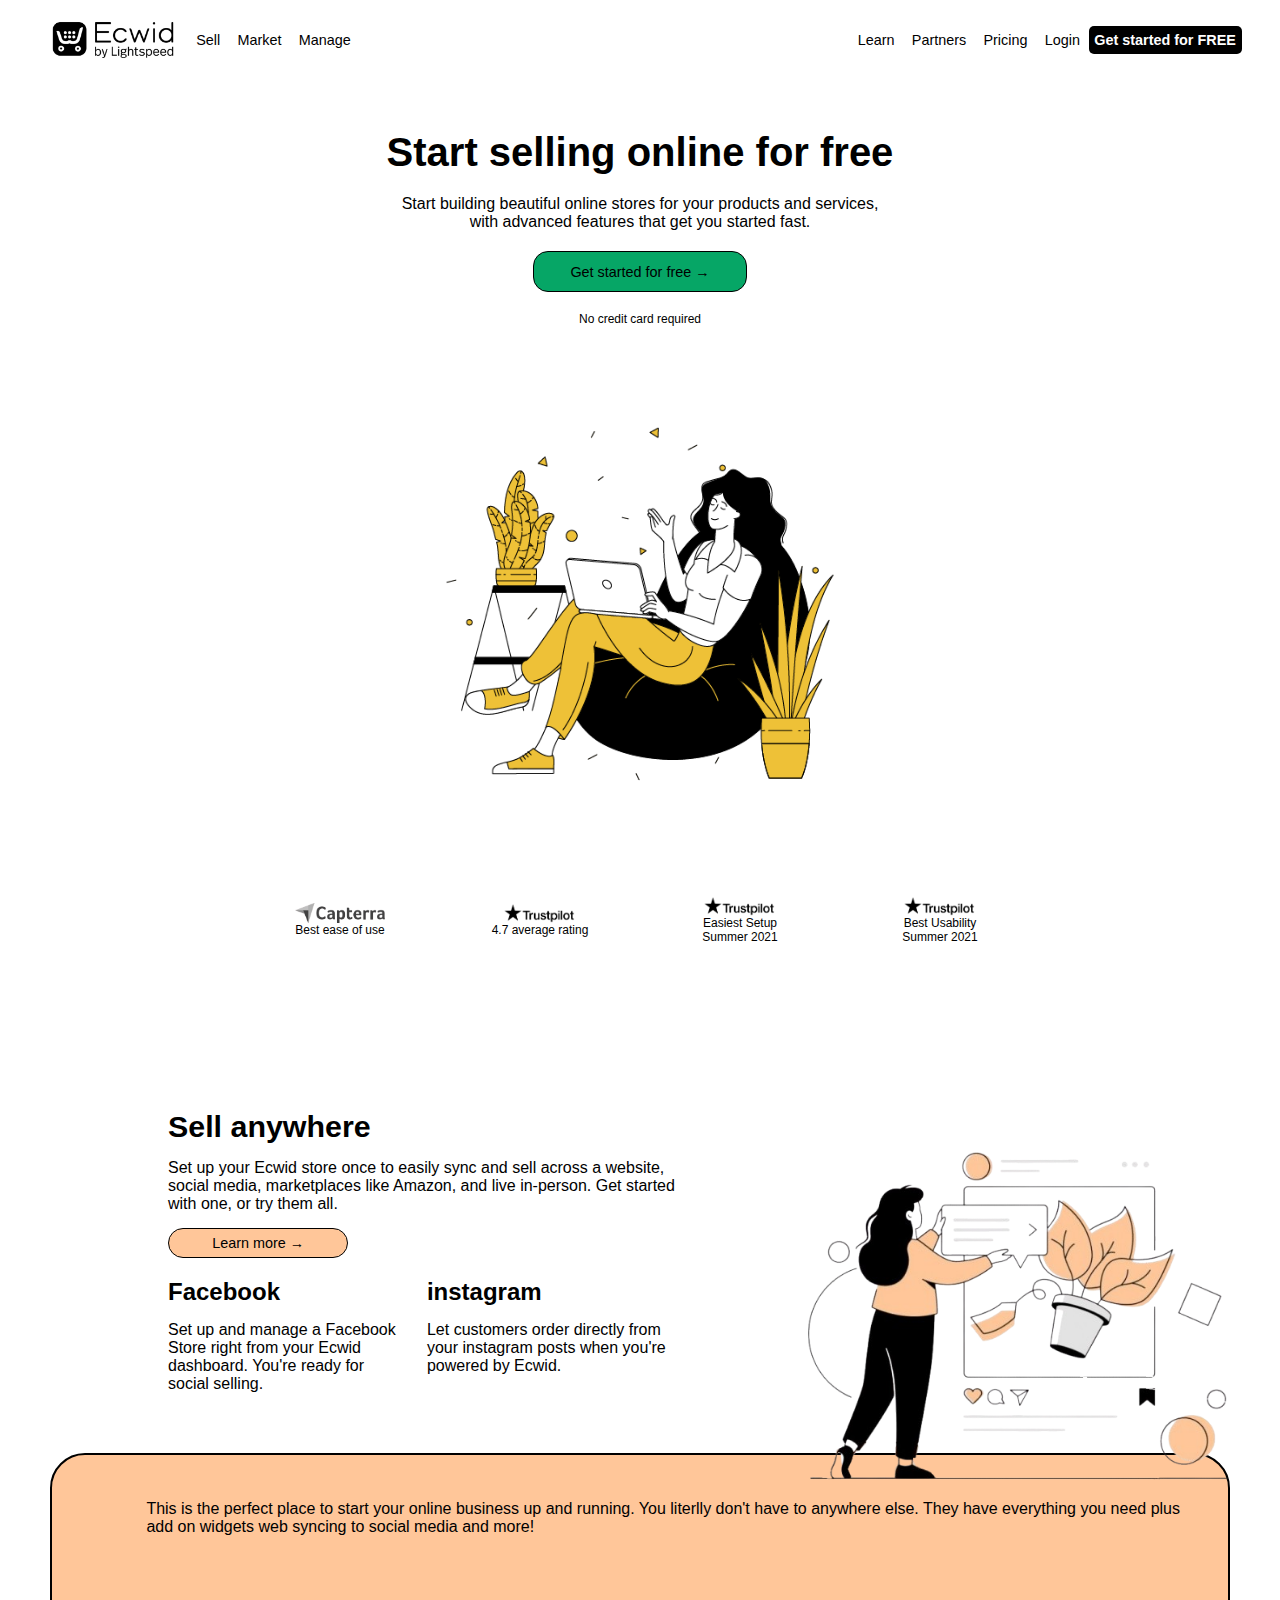
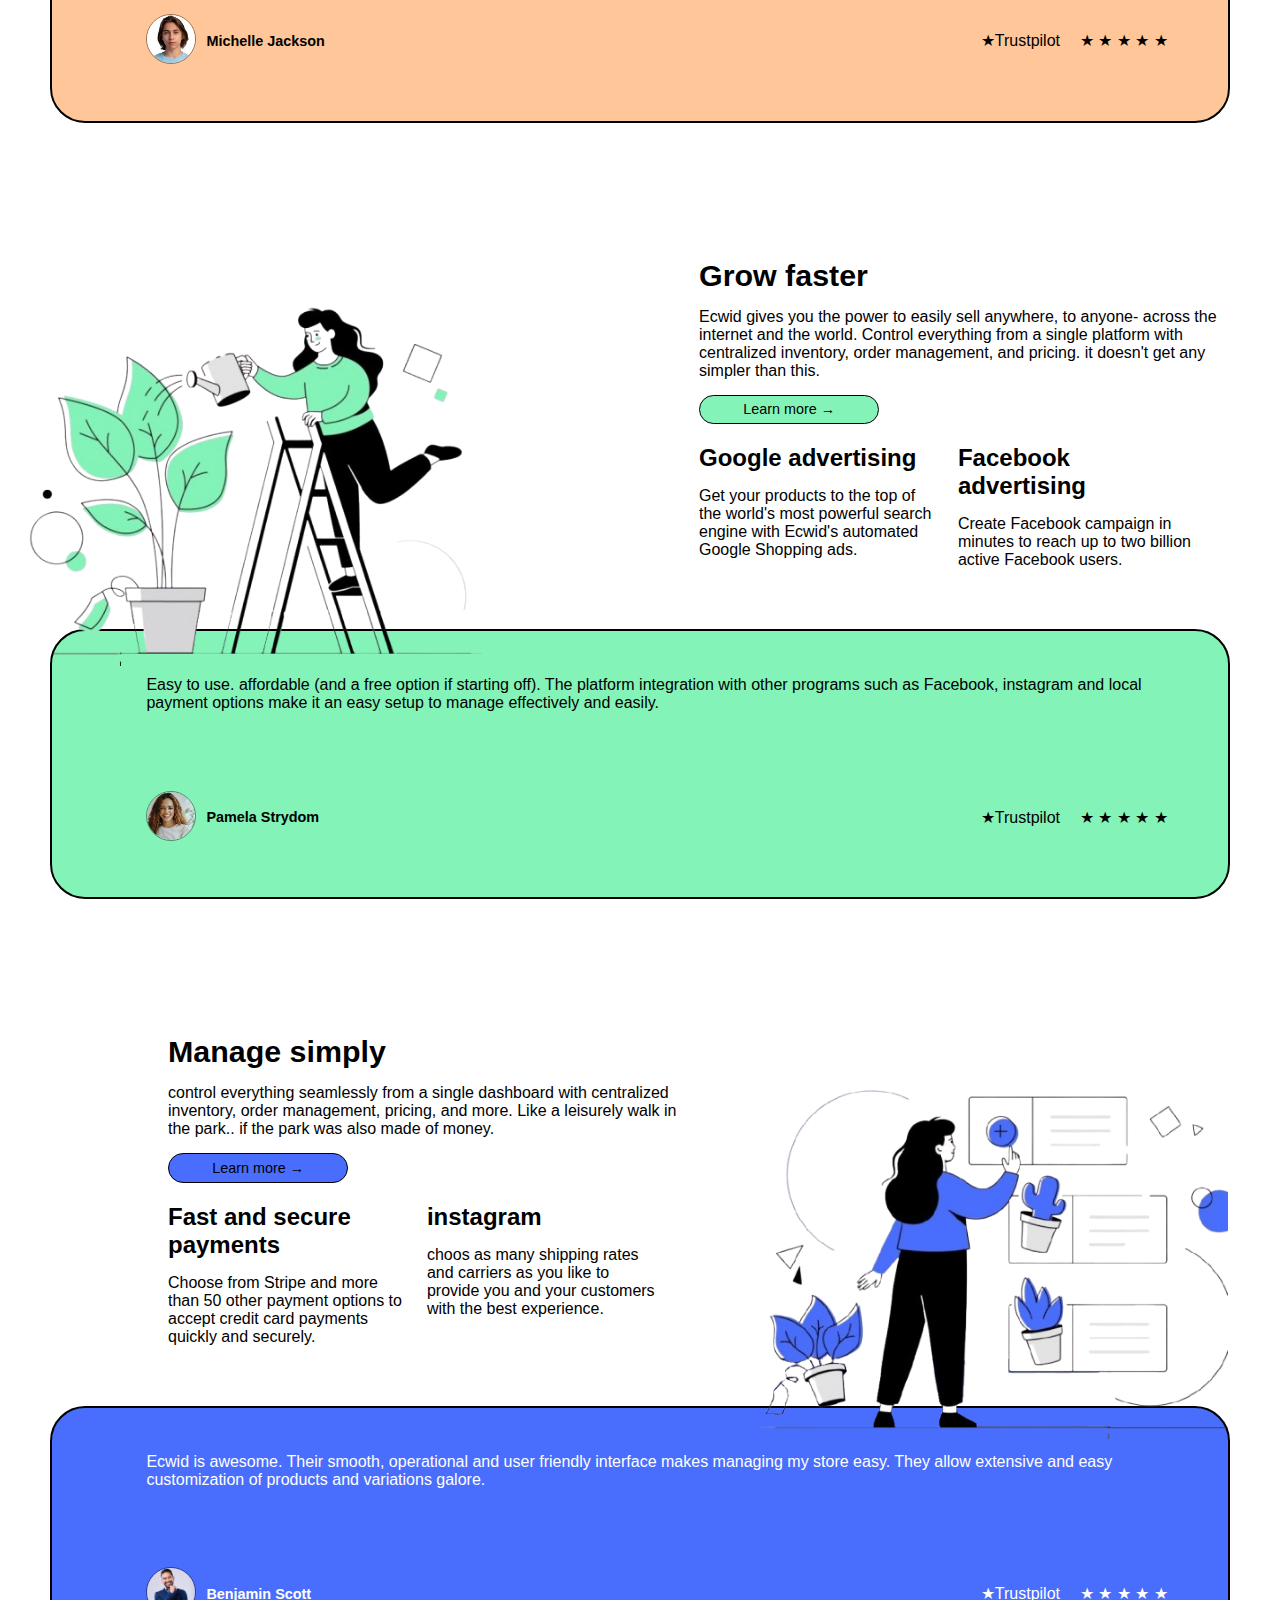
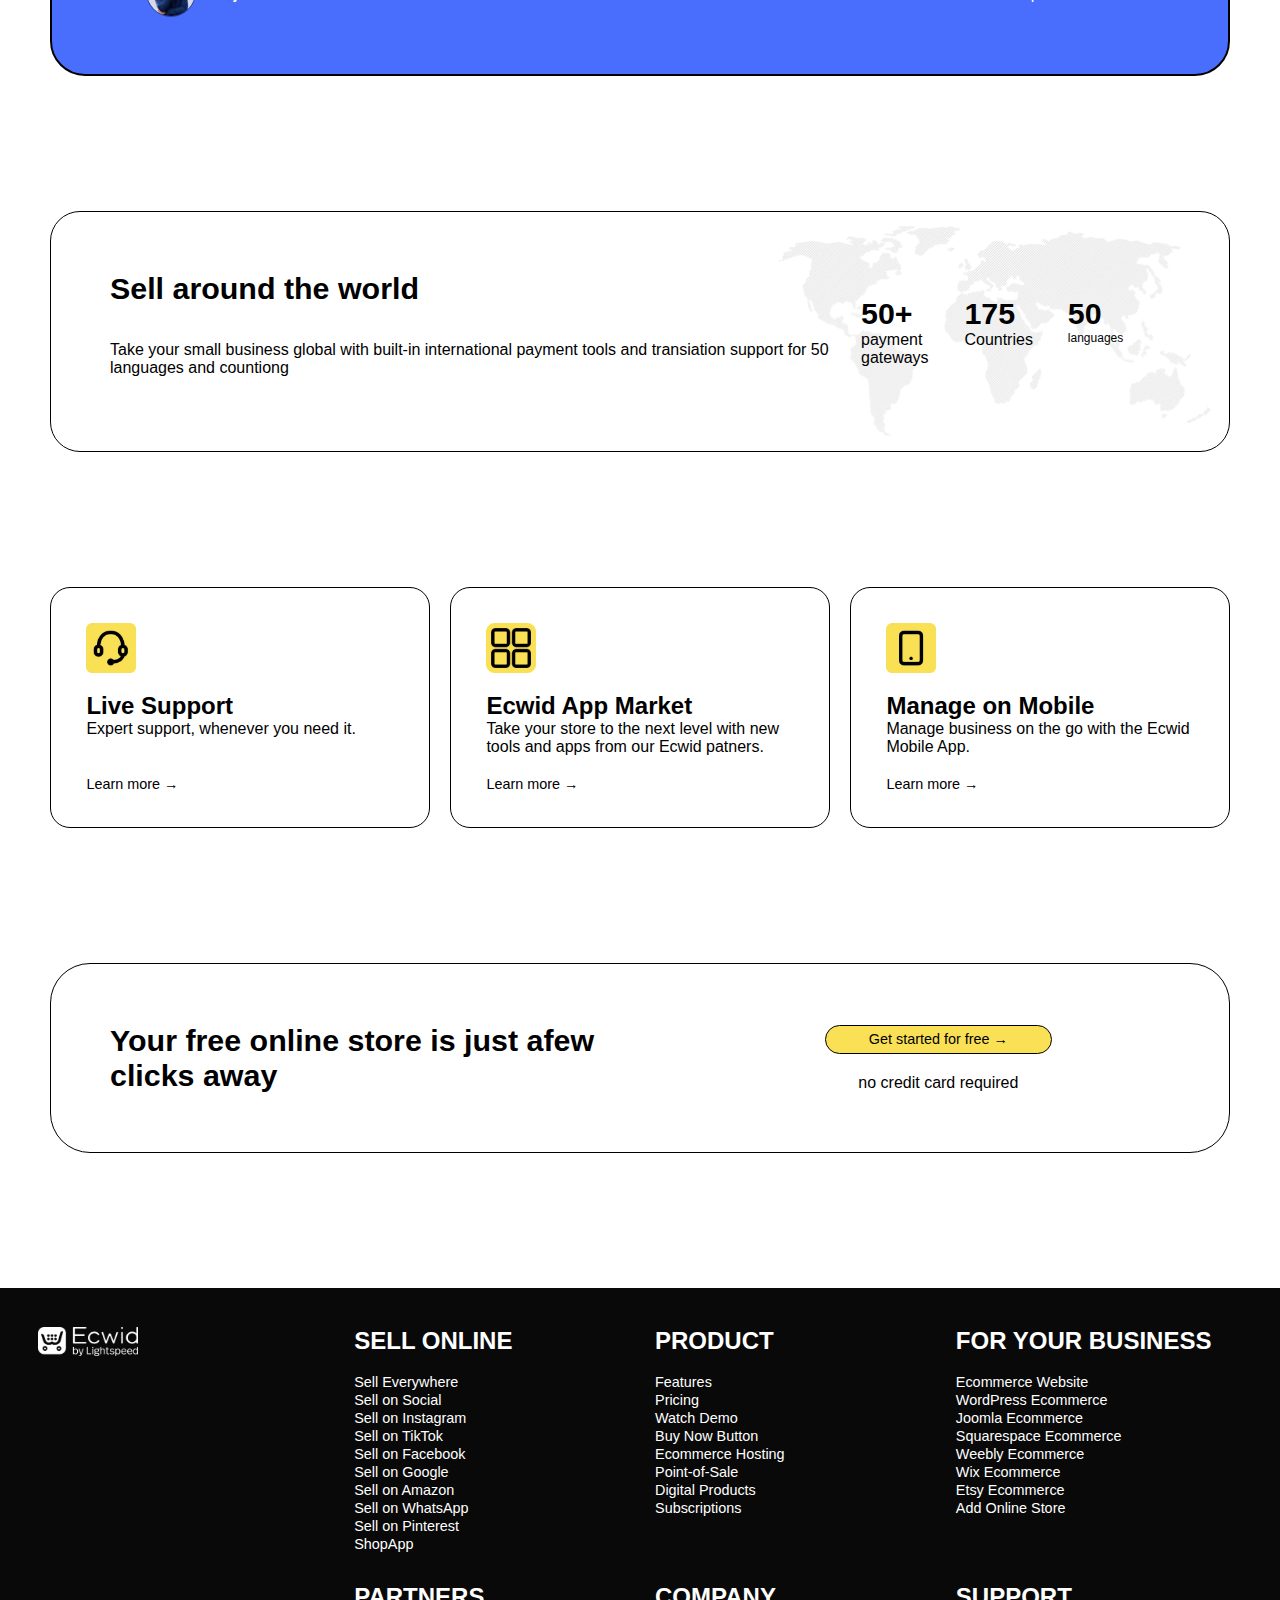
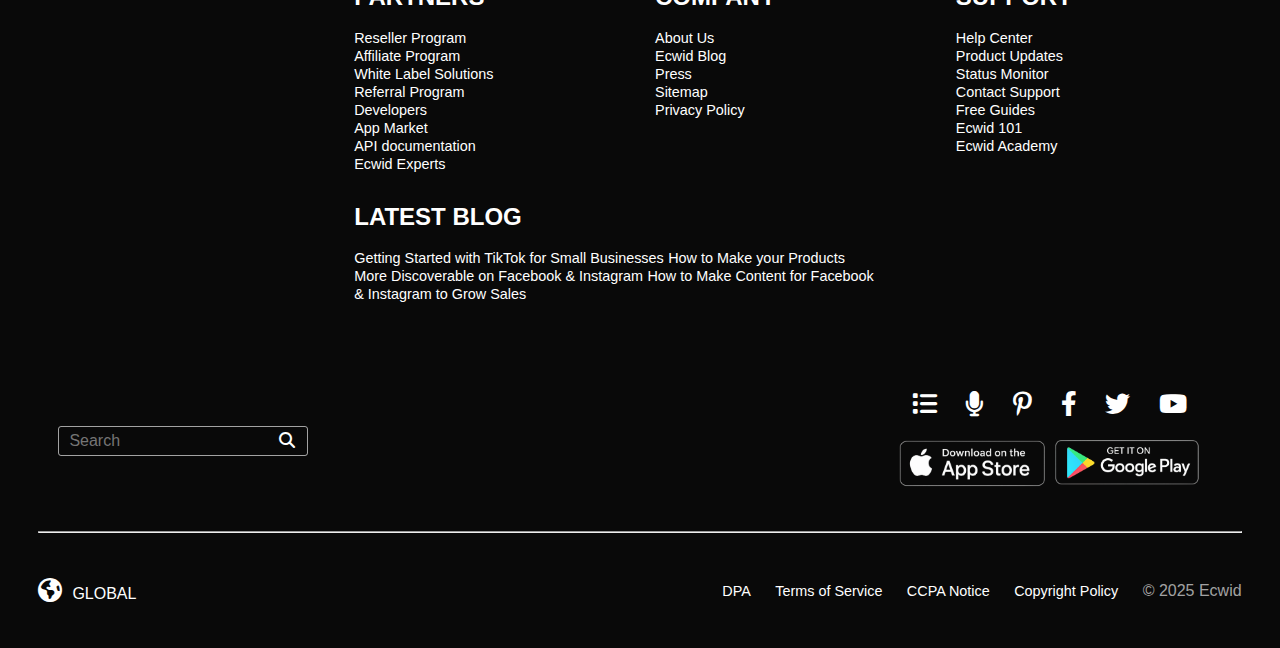
<file: index.html>
<!DOCTYPE html>
<html lang="en">
<head>
    <meta charset="UTF-8">
    <meta name="viewport" content="width=device-width, initial-scale=1.0">
    <link rel="stylesheet" href="style.css">
    <link rel="stylesheet" href="fonts/fontawesome-free-6.4.2-web/css/all.min.css">
    <title>6-2</title>
</head>
<body>
    <!-- Header -->
    <header>
        <div>
            <img src="pictures/logo-ecwid.png" alt="EcwidIcon">
            <a href="#">Sell</a>
            <a href="#">Market</a>
            <a href="#">Manage</a>
        </div>
        <div>
            <a href="#">Learn</a>
            <a href="#">Partners</a>
            <a href="#">Pricing</a>
            <a href="#">Login</a>
            <button>Get started for FREE</button>
            <button><i class="fa-solid fa-bars"></i></button>
        </div>
    </header>

    <main>
        <!-- start selling online -->
        <section>
            <h1>Start selling online for free</h1>
            <h5>Start building beautiful online stores for your products and services, <br>with advanced features that get you started fast.</h5>
            <button>Get started for free →</button>
            <h6>No credit card required</h6>
            <img src="pictures/psy_pics2-04.png" alt="">
            <div>
                <div>
                    <div>
                        <img src="pictures/capterra.png" alt="">
                        <h6>Best ease of use</h6>
                    </div>
                    <div>
                        <img src="pictures/Logo-11.png" alt="">
                        <h6>4.7 average rating</h6>
                    </div>
                </div>
                <div>
                    <div>
                        <img src="pictures/Logo-11.png" alt="">
                        <h6>Easiest Setup Summer 2021</h6>
                    </div>
                    <div>
                        <img src="pictures/Logo-11.png" alt="">
                        <h6>Best Usability Summer 2021</h6>
                    </div>
                </div>
            </div>
        </section>

        <!-- Sell anywhere -->
        <section>
            <div>
                <div>
                    <h2>Sell anywhere</h2>
                    <p>Set up your Ecwid store once to easily sync and sell across a website, social media, marketplaces like Amazon, and live in-person. Get started with one, or try them all.</p>
                    <button>Learn more →</button>
                </div>
                <div>
                    <h3>Facebook</h3>
                    <p>Set up and manage a Facebook Store right from your Ecwid dashboard. You're ready for social selling.</p>
                </div>
                <div>
                    <h3>instagram</h3>
                    <p>Let customers order directly from your instagram posts when you're powered by Ecwid.</p>
                </div>
            </div>

    
            <blockquote>
                <p>This is the perfect place to start your online business up and running. You literlly don't have to anywhere else. They have everything you need plus add on widgets web syncing to social media and more!</p>
                <div>
                    <a href="#"><img src="pictures/person1.jpg" alt=""></a>
                    <a href="#">Michelle Jackson</a>
                </div>
                <div>
                    &#9733;Trustpilot  <span>&#9733; &#9733; &#9733; &#9733; &#9733; </span>
                </div>
                <img src="pictures/mainImg1.png" alt="">
            </blockquote>
            
        </section>


        <!-- Grow faster -->
        <section>
            <div>
                <div>
                    <h2>Grow faster</h2>
                    <p>Ecwid gives you the power to easily sell anywhere, to anyone- across the internet and the world. Control everything from a single platform with centralized inventory, order management, and pricing. it doesn't get any simpler than this.</p>
                    <button>Learn more →</button>
                </div>
                <div>
                    <h3>Google advertising</h3>
                    <p>Get your products to the top of the world's most powerful search engine with Ecwid's automated Google Shopping ads.</p>
                </div>
                <div>
                    <h3>Facebook advertising</h3>
                    <p>Create Facebook campaign in minutes to reach up to two billion active Facebook users.</p>
                </div>
            </div>
    
            <blockquote>
                <p>Easy to use. affordable (and a free option if starting off). The platform integration with other programs such as Facebook, instagram and local payment options make it an easy setup to manage effectively and easily.</p>
                <div>
                    <a href="#"><img src="pictures/person2.jpg" alt=""></a>
                    <a href="#">Pamela Strydom</a>
                </div>
                <div>
                    &#9733;Trustpilot <span>&#9733; &#9733; &#9733; &#9733; &#9733; </span>
                </div>
                <img src="pictures/mainImg2.png" alt="">
            </blockquote>
            
        </section>



        <!-- Manage simply    -->
        <section>
            <div>
                <div>
                    <h2>Manage simply</h2>
                    <p>control everything seamlessly from a single dashboard with centralized inventory, order management, pricing, and more. Like a leisurely walk in the park.. if the park was also made of money.</p>
                    <button>Learn more →</button>
                </div>
                <div>
                    <h3>Fast and secure payments</h3>
                    <p>Choose from Stripe and more than 50 other payment options to accept credit card payments quickly and securely.</p>
                </div>
                <div>
                    <h3>instagram</h3>
                    <p>choos as many shipping rates and carriers as you like to provide you and your customers with the best experience.</p>
                </div>
            </div>
    
            <blockquote>
                <p>Ecwid is awesome. Their smooth, operational and user friendly interface makes managing my store easy. They allow extensive and easy customization of products and variations galore.</p>
                <div>
                    <a href="#"><img src="pictures/person3.jpg" alt=""></a>
                    <a href="#">Benjamin Scott</a>
                </div>
                <div>
                    &#9733;Trustpilot <span>&#9733; &#9733; &#9733; &#9733; &#9733; </span>
                </div>
                <img src="pictures/mainImg3.png" alt="">
            </blockquote>
        </section>

        <!-- Sell around the world -->
        <section>
            <div>
                <h2>Sell around the world</h2>
                <p>Take your small business global with built-in international payment tools and transiation support for 50 languages and countiong</p>
            </div>
            <div>
                <div>
                    <h2>50+</h2>
                    <h5>payment gateways</h5>
                </div>
                <div>
                    <h2>175</h2>
                    <h5>Countries</h5>
                </div>
                <div>
                    <h2>50</h2>
                    <h6>languages</h6>
                </div>
            </div>
        </section>

        <!-- features -->
        <section>
            <div> 
                <div>
                    <img src="pictures/support.webp" alt="support-icon">
                    <h3>Live Support</h3>
                    <h5>Expert support, whenever you need it.</h5>
                </div>
                <a href="#">Learn more →</a>
            </div>

            <div> 
                <div>
                    <img src="pictures/apps.webp" alt="apps-icon">
                    <h3>Ecwid App Market</h3>
                    <h5>Take your store to the next level with new
                        tools and apps from our Ecwid patners.</h5>
                </div>
                <a href="#">Learn more →</a>
            </div>

            <div> 
                <div>
                    <img src="pictures/mobile.webp" alt="mobile-icon">
                    <h3>Manage on Mobile</h3>
                    <h5>Manage business on the go with the Ecwid Mobile App.</h5>
                </div>
                <a href="#">Learn more →</a>
            </div>
        </section>


        <!-- online store -->
        <section>
            <h2>Your free online store is just afew clicks away</h2>
            <div>
                <button>Get started for free →</button>
                <h5>no credit card required</h5>
            </div>
        </section>
    </main>

    <!-- Footer -->
    <footer>
        <div>
            <div><img src="pictures/whiteEcwid.png" alt="whiteEcwid"></div>
            <!-- Sell Online Column -->
            <div>
                <h3>SELL ONLINE</h3>
                <ul>
                    <li><a href="#">Sell Everywhere</a></li>
                    <li><a href="#">Sell on Social</a></li>
                    <li><a href="#">Sell on Instagram</a></li>
                    <li><a href="#">Sell on TikTok</a></li>
                    <li><a href="#">Sell on Facebook</a></li>
                    <li><a href="#">Sell on Google</a></li>
                    <li><a href="#">Sell on Amazon</a></li>
                    <li><a href="#">Sell on WhatsApp</a></li>
                    <li><a href="#">Sell on Pinterest</a></li>
                    <li><a href="#">ShopApp</a></li>
                </ul>
            </div>
            
            <!-- Product Column -->
            <div>
                <h3>PRODUCT</h3>
                <ul>
                    <li><a href="#">Features</a></li>
                    <li><a href="#">Pricing</a></li>
                    <li><a href="#">Watch Demo</a></li>
                    <li><a href="#">Buy Now Button</a></li>
                    <li><a href="#">Ecommerce Hosting</a></li>
                    <li><a href="#">Point-of-Sale</a></li>
                    <li><a href="#">Digital Products</a></li>
                    <li><a href="#">Subscriptions</a></li>
                </ul>
            </div>
            
            <!-- For Your Business Column -->
            <div>
                <h3>FOR YOUR BUSINESS</h3>
                <ul>
                    <li><a href="#">Ecommerce Website</a></li>
                    <li><a href="#">WordPress Ecommerce</a></li>
                    <li><a href="#">Joomla Ecommerce</a></li>
                    <li><a href="#">Squarespace Ecommerce</a></li>
                    <li><a href="#">Weebly Ecommerce</a></li>
                    <li><a href="#">Wix Ecommerce</a></li>
                    <li><a href="#">Etsy Ecommerce</a></li>
                    <li><a href="#">Add Online Store</a></li>
                </ul>
            </div>
            
            <!-- Partners Column -->
            <div>
                <h3>PARTNERS</h3>
                <ul>
                    <li><a href="#">Reseller Program</a></li>
                    <li><a href="#">Affiliate Program</a></li>
                    <li><a href="#">White Label Solutions</a></li>
                    <li><a href="#">Referral Program</a></li>
                    <li><a href="#">Developers</a></li>
                    <li><a href="#">App Market</a></li>
                    <li><a href="#">API documentation</a></li>
                    <li><a href="#">Ecwid Experts</a></li>
                </ul>
            </div>

        



            <!-- Company Column -->
            <div>
                <h3>COMPANY</h3>
                <ul>
                    <li><a href="#">About Us</a></li>
                    <li><a href="#">Ecwid Blog</a></li>
                    <li><a href="#">Press</a></li>
                    <li><a href="#">Sitemap</a></li>
                    <li><a href="#">Privacy Policy</a></li>
                </ul>
            </div>
            
            <!-- Support Column -->
            <div>
                <h3>SUPPORT</h3>
                <ul>
                    <li><a href="#">Help Center</a></li>
                    <li><a href="#">Product Updates</a></li>
                    <li><a href="#">Status Monitor</a></li>
                    <li><a href="#">Contact Support</a></li>
                    <li><a href="#">Free Guides</a></li>
                    <li><a href="#">Ecwid 101</a></li>
                    <li><a href="#">Ecwid Academy</a></li>
                </ul>
            </div>
            
            <!-- Latest Blog Column -->
            <div>
                <h3>LATEST BLOG</h3>
                <a href="#">Getting Started with TikTok for Small Businesses</a>
                <a href="#">How to Make your Products More Discoverable on Facebook & Instagram</a>
                <a href="#">How to Make Content for Facebook & Instagram to Grow Sales</a>
            </div>
        </div>



        <div>
            <div>
                <input type="text" placeholder="Search">
                <button><i class="fas fa-search"></i></button>
            </div>

            <div>
                <div>
                    <a href="#"><i class="fas fa-list"></i></a>
                    <a href="#"><i class="fas fa-microphone"></i></a>
                    <a href="#"><i class="fab fa-pinterest-p"></i></a>
                    <a href="#"><i class="fab fa-facebook-f"></i></a>
                    <a href="#"><i class="fab fa-twitter"></i></a>
                    <a href="#"><i class="fab fa-youtube"></i></a>
                </div>
                <div>
                    <img src="pictures/appStore.png" alt="appStoreIcon">
                    <img src="pictures/googlePlay.png" alt="googlePlayIcon">
                </div>
            </div>
        </div>
        <hr>
        <div>
            <div><i class="fa-solid fa-globe-americas"></i>GLOBAL</div>
            <div>
                <a href="#">DPA</a>
                <a href="#">Terms of Service</a>
                <a href="#">CCPA Notice</a>
                <a href="#">Copyright Policy</a>
                <span>&copy; 2025 Ecwid</span>
            </div>
        </div>
    </footer>

</body>
</html>
</file>
<file: style.css>
/* qustion 1: shrinkage and dformation of the button */ 
/* gustion 2 */

*,
*::before,
*::after {
    box-sizing: border-box;
    margin: 0;
    padding: 0;
}

*{
    font-family: -apple-system, BlinkMacSystemFont, 'Segoe UI',
    Roboto, Oxygen, Ubuntu, Cantarell, 'Open Sans', 'Helvetica Neue', sans-serif;
}

html{
    scroll-behavior: smooth;
}

a {
    color: inherit;
    text-decoration: none;
    cursor: pointer;
}


:root {
    /* colers */
    --green: #06a666;
    --lightgreen: #84f3b7;
    --lightred: #ffc699;
    --blue: #496efd;
    --yellow: #fae054;


    /* transitions */
    --transition1: all ease .3s;
}


h1,h2,h3,h4,h5,h6,p{
    text-wrap: pretty;
    overflow-wrap: break-word;
}

h1{
    font-size: clamp(1.5rem, 5vw, 2.5rem);
}

h2{
    font-size: clamp(1.3rem, 4vw, 1.9rem);
}
h3{
    font-size: clamp(1rem, 3vw, 1.5rem);
}

h5,p{
    font-size: clamp(0.7rem,2vw,1rem);
    font-weight: lighter;
}

h6{
    font-size: clamp(.6rem,2vw,.75rem);
    font-weight: lighter;
}

a{
    font-size: .9rem;
}

button{
    font-size: clamp(.6rem, 2vw, .9rem);
    cursor: pointer;
    transition: background-color ease .2s;
}



section:not(:first-of-type) button{
    padding: .4em 3em;
    border: 1px solid black;
    border-radius: 20px;
}




/* Header */
header {
    display: flex;
    align-items: center;
    justify-content: space-between;
    padding: 0 3%;
    margin-bottom: 50px;
}

header div{
    display: flex;
    align-items: center;
}
/* qustion 1 */
header a {
    padding: .6em;  /* .7em .8em */
    display: none;
}a:hover{
    text-decoration: underline;
}
header img {
    height: clamp(50px, 10vw, 80px);
}

header button:nth-of-type(1){
    padding: .4em;
    border: none;
    background-color: black;
    color: white;
    border-radius: 5px;
    font-weight: bolder;
}header button:nth-of-type(1):hover {
    background-color: goldenrod ;
}

header i {
    font-size: 1.2rem;
}
header button:nth-of-type(2){
    cursor: pointer;
    padding: .4em;
    border: none;
    background: none;
    margin-left: 15px;
}




section {
    margin-bottom: 15vh;
}
/* start selling online */
main{
    padding: 0 min(10%, 50px);
    width: min(100%, 1300px);
    margin: auto;
}



section:nth-of-type(1) {
    display: flex;
    flex-direction: column;
    align-items: center;
    text-align: center;
    gap: 20px;
}


section:nth-of-type(1)>div {
    width: 100%;
    display: flex;
    flex-wrap: wrap;
    justify-content: center;
    align-items: center;
}
section:nth-of-type(1)>div>div {
    width: 400px;
    display: flex;
    justify-content: center;
    align-items: center;

}
section:nth-of-type(1)>div>div>div{
    width: 50%;
    display: flex;
    flex-direction: column;
    align-items: center;
    justify-content: center;
    padding: 30px;
}


section:nth-of-type(1) div div img {
    height: 20px;
}

section:nth-of-type(1) button {
    border: none;
    padding: .8em 2.5em;
    background: var(--green);
    border: 1px solid black;
    border-radius: 15px;
}section:nth-of-type(1) button:hover {
    background-color: white ;
    box-shadow: 1px 1px 2px #0000005b;
    color: black ;
}

section:nth-of-type(1)> img{
    width: 100%;
    max-width: 500px;
}


/* Sell anywhere / Grow faster / Manage simply  */
section:not(:first-of-type) > div:first-of-type p{
    margin: 15px 0;
}
section:not(:first-of-type) > div{
    display: flex;
    flex-wrap: wrap;
    justify-content: flex-start;
    gap: 20px;
}
section:not(:first-of-type) > blockquote{
    position: relative;
    height: 30vh;
    display: flex;
    flex-wrap: wrap;
    justify-content: space-between;
    margin-top: 15vh;
    border: 2px solid black;
    padding: 5vh 4% 3vh 8%;
    border-radius: 35px;
}
section:not(:first-of-type) blockquote > img {
    position: absolute;
}

section:nth-of-type(2) > blockquote > div,
section:nth-of-type(3) > blockquote > div,
section:nth-of-type(4) > blockquote > div {
    display: flex;
    align-items: center;
    gap: 10px;
    width: 100%;
    max-width: 200px;
}

section:not(:first-of-type) > blockquote div a img{
    height: 50px;
    width: 50px;
    object-fit: cover;
    border: 1px solid #0000006c;
    border-radius: 50%;
}

section:not(:first-of-type) > blockquote div:nth-of-type(1) a:nth-of-type(2){
    font-weight: bolder;
}

blockquote span {
    margin-left: 10px;
}

/* Sell anywhere  */
section:nth-of-type(2) > div:first-of-type button{
    background: var(--lightred);
}section:nth-of-type(2) > div:first-of-type button:hover {
    background-color: white ;
    box-shadow: 1px 1px 2px #0000005b;
    color: black ;
}
section:nth-of-type(2) > blockquote{
    background-color: var(--lightred);
}
section:nth-of-type(2) blockquote > img {
    right: -14px;
    top: -100px;
    width: 170px;
}


/* Grow faster */
section:nth-of-type(3) > div:first-of-type button{
    background: var(--lightgreen);
}section:nth-of-type(3) > div:first-of-type button:hover {
    background-color: white ;
    box-shadow: 1px 1px 2px #0000005b;
    color: black ;
}
section:nth-of-type(3) > blockquote{
    background-color: var(--lightgreen);
}
section:nth-of-type(3) blockquote > img {
    left: -15px;
    top: -120px;
    width: 170px;
}


/* Manage simply */
section:nth-of-type(4) > div:first-of-type button{
    background: var(--blue);
}section:nth-of-type(4) > div:first-of-type button:hover {
    background-color: white ;
    box-shadow: 1px 1px 2px #0000005b;
    color: black ;
}
section:nth-of-type(4) > blockquote{
    background-color: var(--blue);
    color: white;
}
section:nth-of-type(4) blockquote > img {
    right: 2px;
    top: -130px;
    width: 170px;
}


/* Sell around the world */
section:nth-of-type(5) {
    background-image: linear-gradient(rgba(255, 255, 255, 0.605), rgba(255, 255, 255, 0.633)), url('pictures/map.png');
    background-repeat: no-repeat;
    background-size: contain;
    background-position: right;
    border: 1px solid black;
    border-radius: 30px;
    padding: 5%;
}
section:nth-of-type(5) div:nth-of-type(2) > div {
    width: 27%;
}


/* features */
section:nth-of-type(6) {
    display: flex;
    flex-direction: column;
    gap: 20px;
}
section:nth-of-type(6) > div {
    display: flex;
    flex-direction: column;
    justify-content: space-between;
    padding: 3%;
    border: 1px solid black;
    border-radius: 20px;
}

section:nth-of-type(6) img {
    width: 50px;
    margin-bottom: 15px;
}

/* online store */
section:nth-of-type(7) {
    display: flex;
    flex-direction: column;
    text-align: center;
    gap: 20px;
    border: 1px solid;
    border-radius: 40px;
    padding: 5%;
}
section:nth-of-type(7) div {
    display: flex;
    flex-direction: column;
    align-items: center;
    justify-content: center;
}


section:nth-of-type(7) button {
    background-color: var(--yellow);
}section:nth-of-type(7) button:hover{
    background-color: white;
    box-shadow: 1px 1px 2px #0000005b;
}


/* Footer */
footer {
    background-color: #090909;
    padding: 3% 3% 0 3%;
    color: white;
}
footer > div:nth-of-type(1) {
    margin-bottom: 5vh;
}
ul {
    list-style: none;
}

footer > div:nth-of-type(1)  img {
    width: 100px;
    margin-bottom: 2vh;

}
footer > div:nth-of-type(1) >div:nth-of-type(1){
    grid-column: 1 / -1;
    padding: 0;
}
footer > div:nth-of-type(1) {
    display: grid;
    grid-template-columns: repeat(auto-fill, minmax(250px, 1fr));
    margin-bottom: 2vh;
}
footer > div:nth-of-type(1) > div  {
    padding: 0 5% 10% 5%;
}
footer div:nth-of-type(1) h3{
    margin-bottom: 2vh;
}


footer >div:nth-of-type(2) {
    display: flex;
    flex-wrap: wrap;
    align-items: center;
    justify-content: space-between;
}
footer >div:nth-of-type(2) img{
    width: 150px;
}
footer >div:nth-of-type(2) div {
    margin: 20px;
}
footer >div:nth-of-type(2) div:nth-of-type(2) div:nth-of-type(1){
    display: flex;
    justify-content: space-around;
}
footer >div:nth-of-type(2) div:nth-of-type(2) div:nth-of-type(1) i {
    font-size: 25px;
}
footer>div:nth-of-type(2)>div:nth-of-type(1){
    border: 1px solid #ffffff9f;
    padding: 5px 10px;
    border-radius: 3px;
    width: 250px;
}
footer>div:nth-of-type(2)>div:nth-of-type(1):has(input:focus),
footer>div:nth-of-type(2)>div:nth-of-type(1):has(input:active),
footer>div:nth-of-type(2)>div:nth-of-type(1):hover{
    border: 1px solid white;
}
footer div:nth-of-type(2) input,
footer div:nth-of-type(2) button{
    font-size: 1rem;
    color: white;
    background: none;
    border: none;
}
footer div:nth-of-type(2) input{
    width: 90%;
}

footer div:nth-of-type(2) input:active,
footer div:nth-of-type(2) input:focus{
    outline: none;
}

footer>div:nth-of-type(2) a:hover {
    transform: scale(1.1);
}




footer>div:nth-of-type(3){
    display: flex;
    flex-direction: column;
    align-items: center;
    gap: 20px;
    padding: 5vh 0;
}
footer>div:nth-of-type(3) i {
    margin-right: 10px;
    font-size: 1.5rem;
}

footer>div:nth-of-type(3) div:nth-of-type(2) a{
    margin-right: 20px;
}
footer>div:nth-of-type(3) span {
    color: #ffffffa1;
}
@media screen and (min-width: 800px) {
    header a {
        display: block;
    }
    header button:nth-of-type(2) {
        display: none;
    
    }
    footer div:nth-of-type(2)>div:nth-of-type(7){
        grid-column: span 2;
    }
}

@media screen and (min-width: 1000px) {

    section:nth-of-type(2) > div:first-of-type,
    section:nth-of-type(3) > div:first-of-type,
    section:nth-of-type(4) > div:first-of-type{
        width: 45%;
        margin-left: 10%;
    }
    section:not(:first-of-type) > div:first-of-type div:not(:first-of-type){
        width: 45%;
    }
    section:not(:first-of-type) blockquote {
        margin-top: 5vh;
    }

    /* sell anywhere media */
    section:nth-of-type(2) blockquote > img {
    right: -37px;
    top: -320px;
    width: 470px;
    }

    /* Grow faster media */
    section:nth-of-type(3) > div:first-of-type{
        margin-left: auto;
    }
    section:nth-of-type(3) blockquote > img {
        left: -40px;
        top: -380px;
        width: 470px;
    }

    /* Manage simply  */
    section:nth-of-type(4) blockquote > img {
    right: 0px;
    top: -395px;
    width: 470px;
    }


/* Sell around the world */
    section:nth-of-type(5) {
    display: flex;
    justify-content: space-between;
    align-items: center;
    gap: 30px;
    }
    section:nth-of-type(5) div:nth-of-type(1) {
    width: 70%;
    }
    section:nth-of-type(5) div:nth-of-type(2) {
        width: 30%;
    }

/* features */
    section:nth-of-type(6) {
        flex-direction: row;
    }
    section:nth-of-type(6) > div {
        width: 33.33%;
    }



/* online store */
    section:nth-of-type(7) {
    flex-direction: row;
    text-align: start;
    }
    section:nth-of-type(7) div {
        width: 50%;
    }

    /* Footer */

    footer > div:nth-of-type(1)  div:nth-of-type(1){
        grid-column: 1 / 2;
        grid-row: 1 / span 999;
        align-self: start;
    }
    footer > div:nth-of-type(1)  div:nth-of-type(8){
        grid-column: span 2;
        padding: 0 10% 5% 2.5%;
    }
    


    footer>div:nth-of-type(3){
    display: flex;
    flex-direction: row;
    justify-content: space-between;
    }

}
</file>
